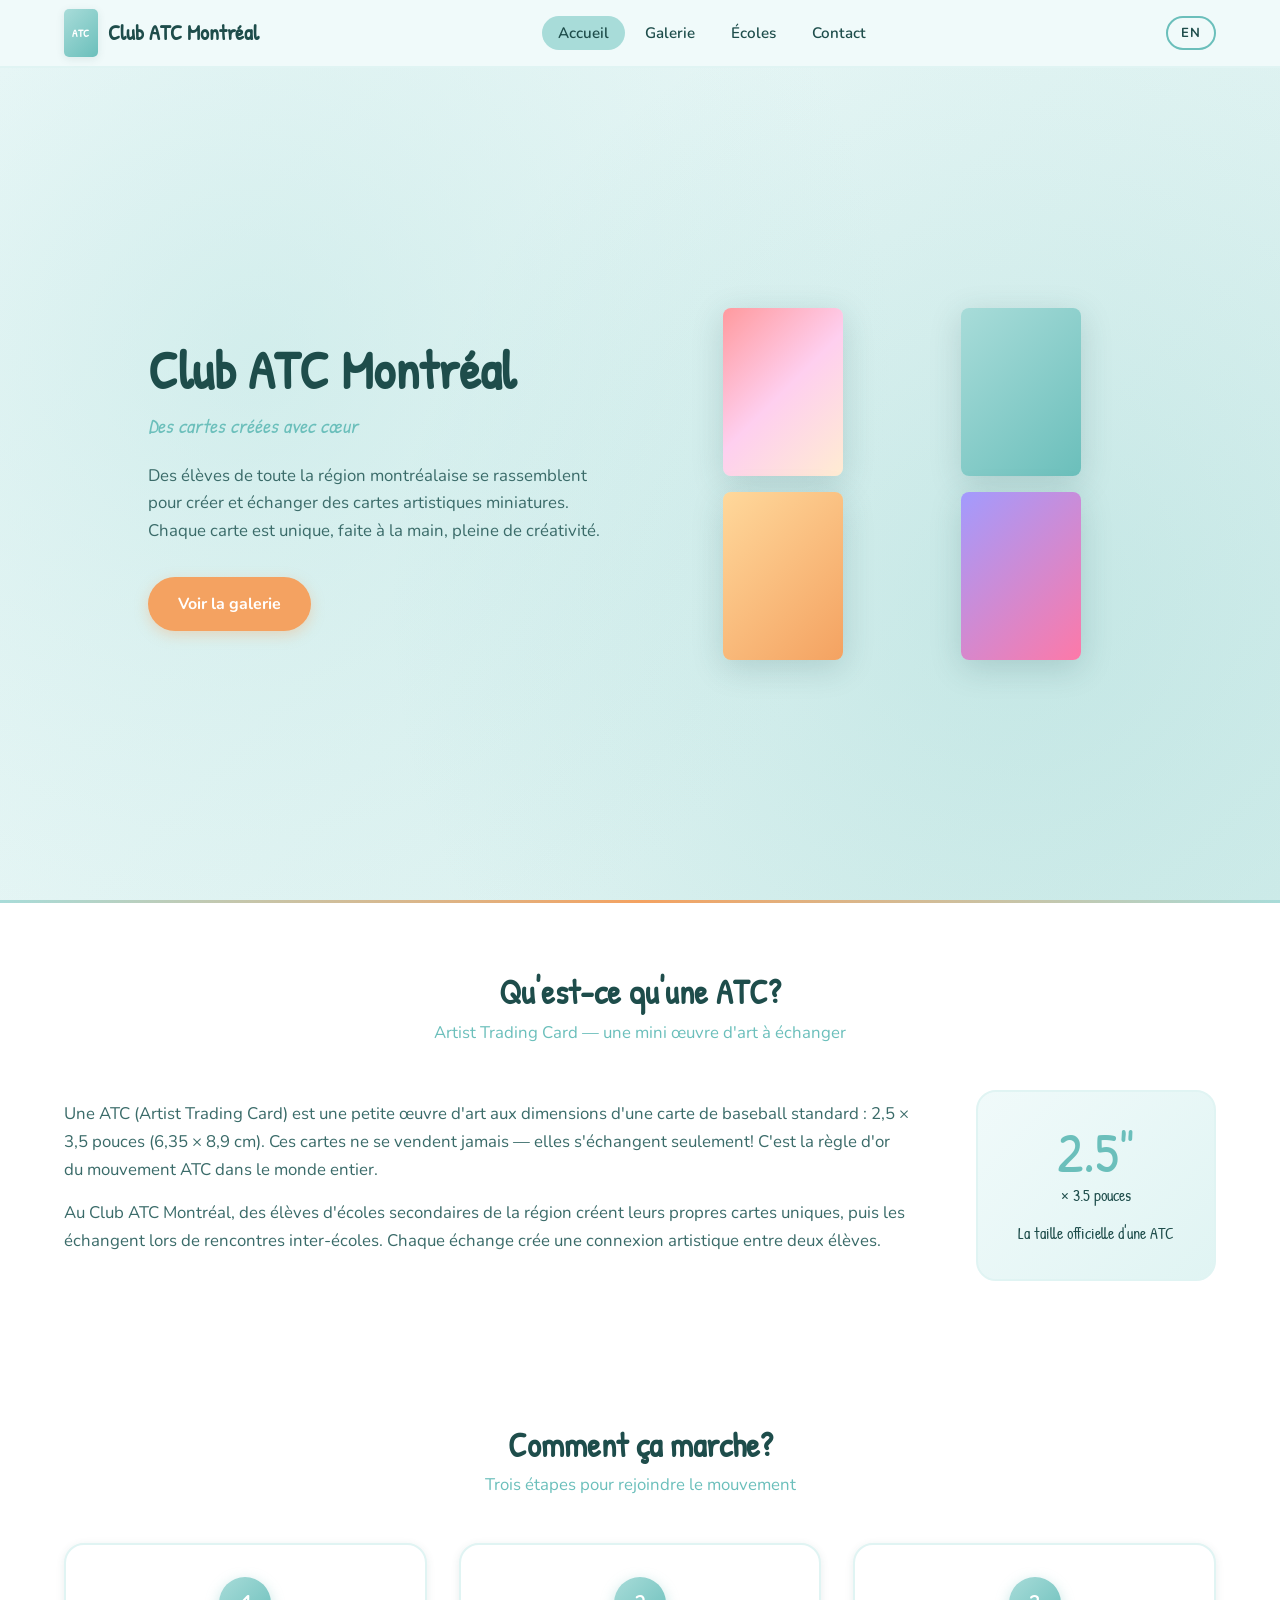
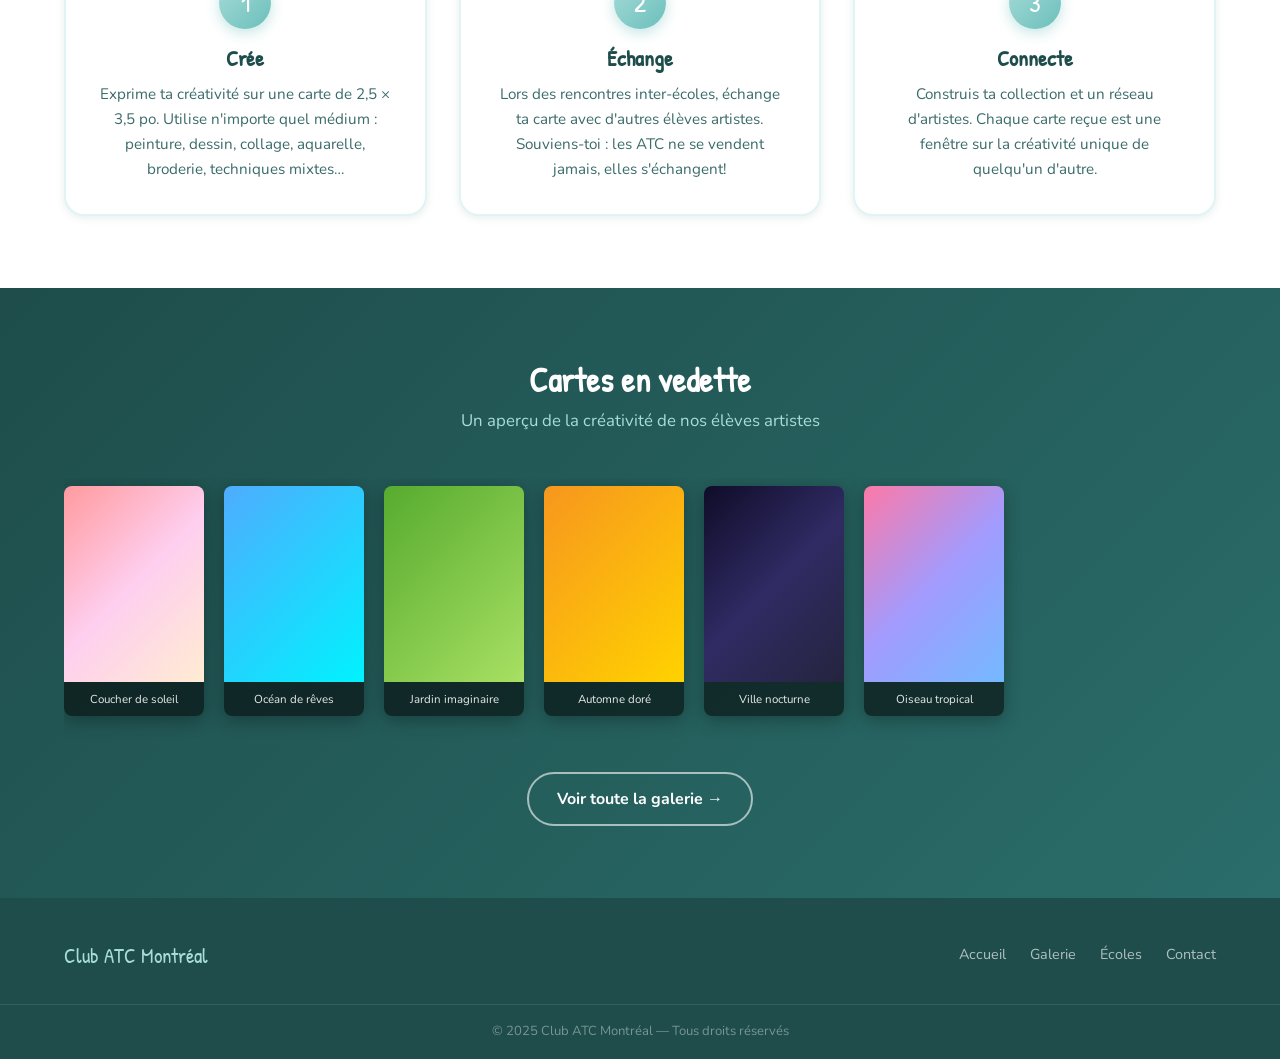
<file: index.html>
<!DOCTYPE html>
<html lang="fr">
<head>
  <meta charset="UTF-8">
  <meta name="viewport" content="width=device-width, initial-scale=1.0">
  <title>Club ATC Montréal — Accueil</title>
  <meta name="description" content="Le Club ATC Montréal réunit des élèves de différentes écoles pour créer et échanger des cartes artistiques miniatures faites à la main.">
  <link rel="preconnect" href="https://fonts.googleapis.com">
  <link rel="preconnect" href="https://fonts.gstatic.com" crossorigin>
  <link href="https://fonts.googleapis.com/css2?family=Nunito:wght@300;400;600;700;800&family=Patrick+Hand&display=swap" rel="stylesheet">
  <link rel="stylesheet" href="styles.css">
</head>
<body data-page="home">

  <!-- ========== NAVIGATION ========== -->
  <nav class="navbar" id="navbar" aria-label="Navigation principale">
    <div class="nav-inner">
      <a href="index.html" class="nav-logo">
        <div class="logo-badge" aria-hidden="true">ATC</div>
        <span data-fr="Club ATC Montréal" data-en="ATC Club Montréal">Club ATC Montréal</span>
      </a>
      <ul class="nav-links" id="nav-links" role="list">
        <li><a href="index.html"   data-page="home"    data-fr="Accueil" data-en="Home">Accueil</a></li>
        <li><a href="gallery.html" data-page="gallery" data-fr="Galerie" data-en="Gallery">Galerie</a></li>
        <li><a href="schools.html" data-page="schools" data-fr="Écoles"  data-en="Schools">Écoles</a></li>
        <li><a href="contact.html" data-page="contact" data-fr="Contact" data-en="Contact">Contact</a></li>
      </ul>
      <div class="nav-right">
        <button class="lang-toggle" id="lang-toggle" aria-label="Changer de langue / Switch language">EN</button>
        <button class="hamburger" id="hamburger" aria-label="Ouvrir le menu" aria-expanded="false">
          <span></span><span></span><span></span>
        </button>
      </div>
    </div>
  </nav>

  <!-- ========== HERO ========== -->
  <section class="hero">
    <div class="hero-inner">
      <div class="hero-content">
        <h1 data-fr="Club ATC Montréal" data-en="ATC Club Montréal">Club ATC Montréal</h1>
        <p class="hero-tagline" data-fr="Des cartes créées avec cœur" data-en="Cards made with heart">Des cartes créées avec cœur</p>
        <p class="hero-desc" data-fr="Des élèves de toute la région montréalaise se rassemblent pour créer et échanger des cartes artistiques miniatures. Chaque carte est unique, faite à la main, pleine de créativité." data-en="Students from across the Montréal region come together to create and trade miniature art cards. Each card is unique, handmade, and full of creativity.">Des élèves de toute la région montréalaise se rassemblent pour créer et échanger des cartes artistiques miniatures. Chaque carte est unique, faite à la main, pleine de créativité.</p>
        <a href="gallery.html" class="btn btn-primary" data-fr="Voir la galerie" data-en="View Gallery">Voir la galerie</a>
      </div>
      <div class="hero-visual" aria-hidden="true">
        <div class="hero-card"></div>
        <div class="hero-card"></div>
        <div class="hero-card"></div>
        <div class="hero-card"></div>
      </div>
    </div>
  </section>

  <!-- ========== WHAT IS AN ATC ========== -->
  <section class="section atc-section">
    <div class="container">
      <h2 class="section-title" data-fr="Qu'est-ce qu'une ATC?" data-en="What Is an ATC?">Qu'est-ce qu'une ATC?</h2>
      <p class="section-sub" data-fr="Artist Trading Card — une mini œuvre d'art à échanger" data-en="Artist Trading Card — a miniature artwork to trade">Artist Trading Card — une mini œuvre d'art à échanger</p>
      <div class="atc-grid">
        <div class="atc-text">
          <p data-fr="Une ATC (Artist Trading Card) est une petite œuvre d'art aux dimensions d'une carte de baseball standard : 2,5 × 3,5 pouces (6,35 × 8,9 cm). Ces cartes ne se vendent jamais — elles s'échangent seulement! C'est la règle d'or du mouvement ATC dans le monde entier." data-en="An ATC (Artist Trading Card) is a small work of art measuring exactly 2.5 × 3.5 inches (6.35 × 8.9 cm) — the size of a standard baseball card. These cards are never sold — they are only traded! That is the golden rule of the ATC movement worldwide.">Une ATC (Artist Trading Card) est une petite œuvre d'art aux dimensions d'une carte de baseball standard : 2,5 × 3,5 pouces (6,35 × 8,9 cm). Ces cartes ne se vendent jamais — elles s'échangent seulement! C'est la règle d'or du mouvement ATC dans le monde entier.</p>
          <p data-fr="Au Club ATC Montréal, des élèves d'écoles secondaires de la région créent leurs propres cartes uniques, puis les échangent lors de rencontres inter-écoles. Chaque échange crée une connexion artistique entre deux élèves." data-en="At ATC Club Montréal, secondary school students from across the region create their own unique cards, then trade them at inter-school gatherings. Each trade creates an artistic connection between two students.">Au Club ATC Montréal, des élèves d'écoles secondaires de la région créent leurs propres cartes uniques, puis les échangent lors de rencontres inter-écoles. Chaque échange crée une connexion artistique entre deux élèves.</p>
        </div>
        <div class="atc-badge" aria-label="Taille officielle d'une ATC">
          <div class="atc-size">2.5"<small data-fr="× 3.5 pouces" data-en="× 3.5 inches">× 3.5 pouces</small></div>
          <p style="margin-top:1.1rem;font-family:var(--font-head);font-size:1rem;color:var(--text);" data-fr="La taille officielle d'une ATC" data-en="The official ATC size">La taille officielle d'une ATC</p>
        </div>
      </div>
    </div>
  </section>

  <!-- ========== HOW IT WORKS ========== -->
  <section class="section" style="background-color:#fff;">
    <div class="container">
      <h2 class="section-title" data-fr="Comment ça marche?" data-en="How Does It Work?">Comment ça marche?</h2>
      <p class="section-sub" data-fr="Trois étapes pour rejoindre le mouvement" data-en="Three steps to join the movement">Trois étapes pour rejoindre le mouvement</p>
      <div class="steps-grid">
        <div class="step-card">
          <div class="step-num" aria-hidden="true">1</div>
          <h3 data-fr="Crée" data-en="Create">Crée</h3>
          <p data-fr="Exprime ta créativité sur une carte de 2,5 × 3,5 po. Utilise n'importe quel médium : peinture, dessin, collage, aquarelle, broderie, techniques mixtes…" data-en="Express your creativity on a 2.5 × 3.5 in. card. Use any medium: paint, drawing, collage, watercolor, embroidery, mixed media…">Exprime ta créativité sur une carte de 2,5 × 3,5 po. Utilise n'importe quel médium : peinture, dessin, collage, aquarelle, broderie, techniques mixtes…</p>
        </div>
        <div class="step-card">
          <div class="step-num" aria-hidden="true">2</div>
          <h3 data-fr="Échange" data-en="Trade">Échange</h3>
          <p data-fr="Lors des rencontres inter-écoles, échange ta carte avec d'autres élèves artistes. Souviens-toi : les ATC ne se vendent jamais, elles s'échangent!" data-en="At inter-school gatherings, trade your card with other student artists. Remember: ATCs are never sold, only traded!">Lors des rencontres inter-écoles, échange ta carte avec d'autres élèves artistes. Souviens-toi : les ATC ne se vendent jamais, elles s'échangent!</p>
        </div>
        <div class="step-card">
          <div class="step-num" aria-hidden="true">3</div>
          <h3 data-fr="Connecte" data-en="Connect">Connecte</h3>
          <p data-fr="Construis ta collection et un réseau d'artistes. Chaque carte reçue est une fenêtre sur la créativité unique de quelqu'un d'autre." data-en="Build your collection and a network of artists. Each card you receive is a window into someone else's unique creativity.">Construis ta collection et un réseau d'artistes. Chaque carte reçue est une fenêtre sur la créativité unique de quelqu'un d'autre.</p>
        </div>
      </div>
    </div>
  </section>

  <!-- ========== FEATURED CARDS ========== -->
  <section class="section featured-section">
    <div class="container">
      <h2 class="section-title" data-fr="Cartes en vedette" data-en="Featured Cards">Cartes en vedette</h2>
      <p class="section-sub" data-fr="Un aperçu de la créativité de nos élèves artistes" data-en="A glimpse of our student artists' creativity">Un aperçu de la créativité de nos élèves artistes</p>
      <div class="cards-scroll" aria-label="Défilement des cartes en vedette">
        <div class="feat-card">
          <div class="feat-card-art" style="background:linear-gradient(135deg,#ff9a9e,#fecfef,#ffecd2);" aria-hidden="true"></div>
          <div class="feat-card-label" data-fr="Coucher de soleil" data-en="Sunset">Coucher de soleil</div>
        </div>
        <div class="feat-card">
          <div class="feat-card-art" style="background:linear-gradient(135deg,#4facfe,#00f2fe);" aria-hidden="true"></div>
          <div class="feat-card-label" data-fr="Océan de rêves" data-en="Ocean of Dreams">Océan de rêves</div>
        </div>
        <div class="feat-card">
          <div class="feat-card-art" style="background:linear-gradient(135deg,#56ab2f,#a8e063);" aria-hidden="true"></div>
          <div class="feat-card-label" data-fr="Jardin imaginaire" data-en="Imaginary Garden">Jardin imaginaire</div>
        </div>
        <div class="feat-card">
          <div class="feat-card-art" style="background:linear-gradient(135deg,#f7971e,#ffd200);" aria-hidden="true"></div>
          <div class="feat-card-label" data-fr="Automne doré" data-en="Golden Autumn">Automne doré</div>
        </div>
        <div class="feat-card">
          <div class="feat-card-art" style="background:linear-gradient(135deg,#0f0c29,#302b63,#24243e);" aria-hidden="true"></div>
          <div class="feat-card-label" data-fr="Ville nocturne" data-en="Night City">Ville nocturne</div>
        </div>
        <div class="feat-card">
          <div class="feat-card-art" style="background:linear-gradient(135deg,#fd79a8,#a29bfe,#74b9ff);" aria-hidden="true"></div>
          <div class="feat-card-label" data-fr="Oiseau tropical" data-en="Tropical Bird">Oiseau tropical</div>
        </div>
      </div>
      <div class="featured-cta">
        <a href="gallery.html" class="btn btn-ghost" data-fr="Voir toute la galerie →" data-en="See full gallery →">Voir toute la galerie →</a>
      </div>
    </div>
  </section>

  <!-- ========== FOOTER ========== -->
  <footer class="footer">
    <div class="footer-inner">
      <div class="footer-logo" data-fr="Club ATC Montréal" data-en="ATC Club Montréal">Club ATC Montréal</div>
      <nav class="footer-nav" aria-label="Liens du pied de page">
        <a href="index.html"   data-fr="Accueil" data-en="Home">Accueil</a>
        <a href="gallery.html" data-fr="Galerie" data-en="Gallery">Galerie</a>
        <a href="schools.html" data-fr="Écoles"  data-en="Schools">Écoles</a>
        <a href="contact.html" data-fr="Contact" data-en="Contact">Contact</a>
      </nav>
    </div>
    <div class="footer-copy" data-fr="© 2025 Club ATC Montréal — Tous droits réservés" data-en="© 2025 ATC Club Montréal — All rights reserved">© 2025 Club ATC Montréal — Tous droits réservés</div>
  </footer>

  <button class="back-top" id="back-top" aria-label="Retour en haut de la page">&#8679;</button>
  <script src="main.js"></script>
</body>
</html>
</file>
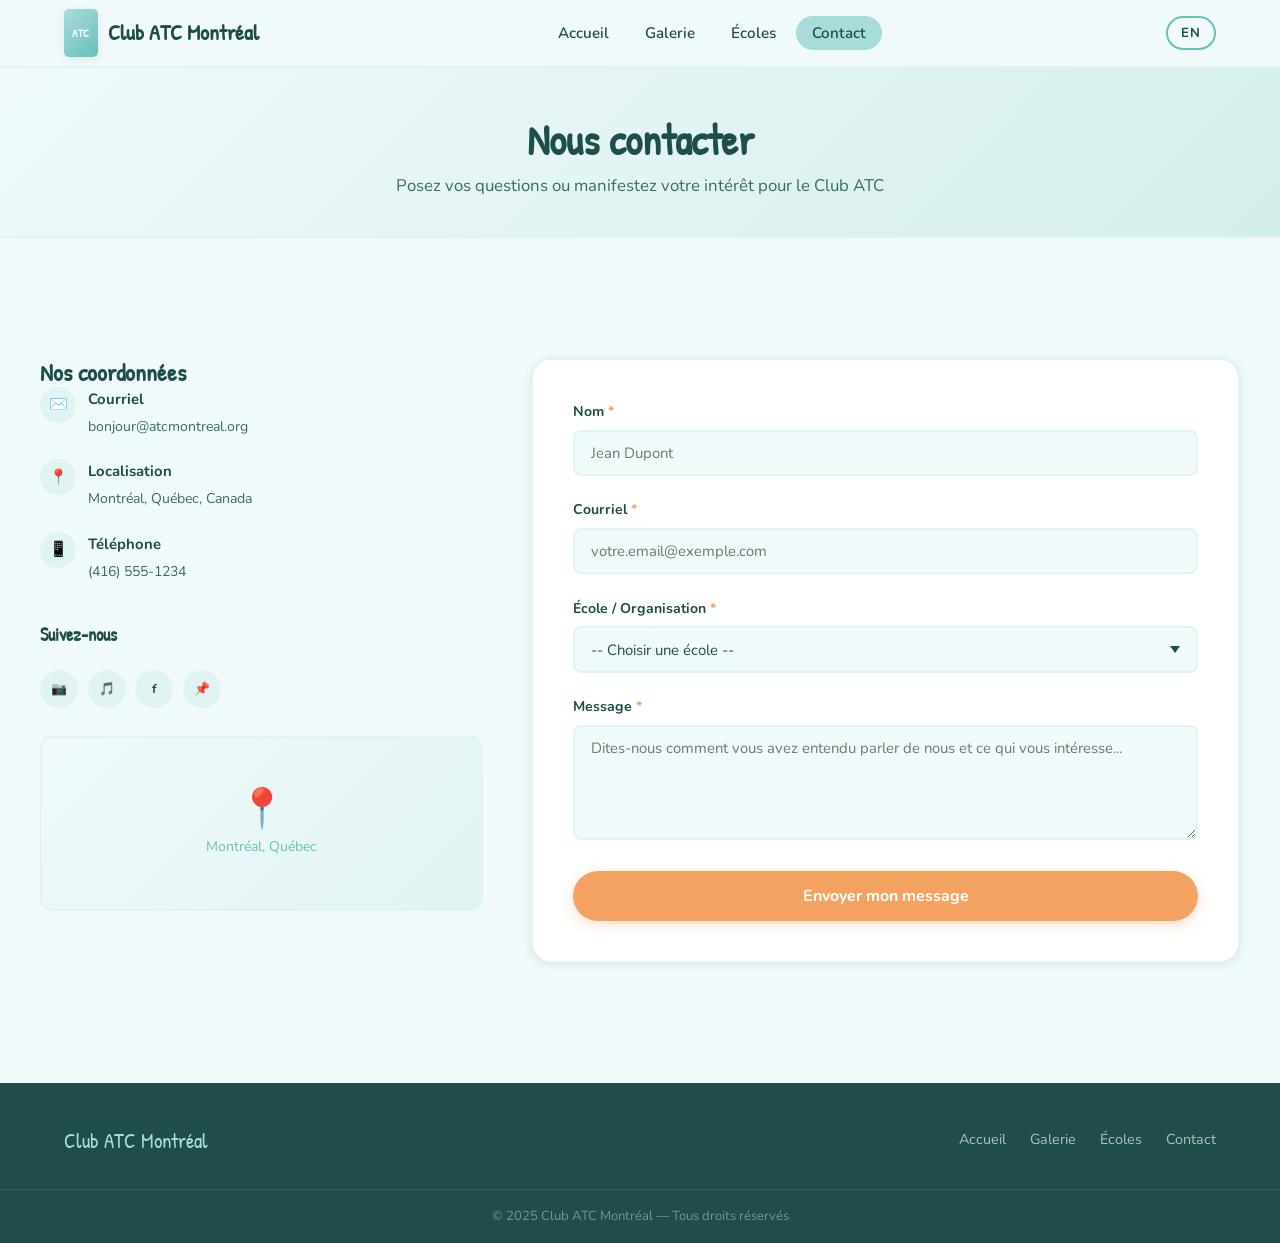
<file: contact.html>
<!DOCTYPE html>
<html lang="fr">
<head>
  <meta charset="UTF-8">
  <meta name="viewport" content="width=device-width, initial-scale=1.0">
  <title>Contact — Club ATC Montréal</title>
  <meta name="description" content="Contactez le Club ATC Montréal. Nous aimerions entendre parler de vous et de votre intérêt pour les cartes artistiques.">
  <link rel="preconnect" href="https://fonts.googleapis.com">
  <link rel="preconnect" href="https://fonts.gstatic.com" crossorigin>
  <link href="https://fonts.googleapis.com/css2?family=Nunito:wght@300;400;600;700;800&family=Patrick+Hand&display=swap" rel="stylesheet">
  <link rel="stylesheet" href="styles.css">
</head>
<body data-page="contact">

  <!-- ========== NAVIGATION ========== -->
  <nav class="navbar" id="navbar" aria-label="Navigation principale">
    <div class="nav-inner">
      <a href="index.html" class="nav-logo">
        <div class="logo-badge" aria-hidden="true">ATC</div>
        <span data-fr="Club ATC Montréal" data-en="ATC Club Montréal">Club ATC Montréal</span>
      </a>
      <ul class="nav-links" id="nav-links" role="list">
        <li><a href="index.html"   data-page="home"    data-fr="Accueil" data-en="Home">Accueil</a></li>
        <li><a href="gallery.html" data-page="gallery" data-fr="Galerie" data-en="Gallery">Galerie</a></li>
        <li><a href="schools.html" data-page="schools" data-fr="Écoles"  data-en="Schools">Écoles</a></li>
        <li><a href="contact.html" data-page="contact" data-fr="Contact" data-en="Contact">Contact</a></li>
      </ul>
      <div class="nav-right">
        <button class="lang-toggle" id="lang-toggle" aria-label="Changer de langue / Switch language">EN</button>
        <button class="hamburger" id="hamburger" aria-label="Ouvrir le menu" aria-expanded="false">
          <span></span><span></span><span></span>
        </button>
      </div>
    </div>
  </nav>

  <!-- ========== PAGE HEADER ========== -->
  <header class="page-header">
    <div class="container">
      <h1 data-fr="Nous contacter" data-en="Get In Touch">Nous contacter</h1>
      <p data-fr="Posez vos questions ou manifestez votre intérêt pour le Club ATC" data-en="Ask questions or express your interest in joining the ATC Club">Posez vos questions ou manifestez votre intérêt pour le Club ATC</p>
    </div>
  </header>

  <!-- ========== MAIN CONTENT ========== -->
  <main class="container section">

    <div class="contact-layout">

      <!-- Left: Contact Info -->
      <aside class="contact-sidebar">
        <h2 data-fr="Nos coordonnées" data-en="Contact Info">Nos coordonnées</h2>

        <div class="contact-row">
          <div class="contact-icon" aria-hidden="true">✉️</div>
          <div class="contact-row-text">
            <strong data-fr="Courriel" data-en="Email">Courriel</strong>
            <span><a href="mailto:bonjour@atcmontreal.org">bonjour@atcmontreal.org</a></span>
          </div>
        </div>

        <div class="contact-row">
          <div class="contact-icon" aria-hidden="true">📍</div>
          <div class="contact-row-text">
            <strong data-fr="Localisation" data-en="Location">Localisation</strong>
            <span data-fr="Montréal, Québec, Canada" data-en="Montreal, Quebec, Canada">Montréal, Québec, Canada</span>
          </div>
        </div>

        <div class="contact-row">
          <div class="contact-icon" aria-hidden="true">📱</div>
          <div class="contact-row-text">
            <strong data-fr="Téléphone" data-en="Phone">Téléphone</strong>
            <span><a href="tel:+14165551234">(416) 555-1234</a></span>
          </div>
        </div>

        <h3 style="margin-top:2.5rem;font-size:1.15rem;" data-fr="Suivez-nous" data-en="Follow Us">Suivez-nous</h3>
        <div class="social-row">
          <button class="social-btn" aria-label="Instagram" title="Instagram">📷</button>
          <button class="social-btn" aria-label="TikTok" title="TikTok">🎵</button>
          <button class="social-btn" aria-label="Facebook" title="Facebook">f</button>
          <button class="social-btn" aria-label="Pinterest" title="Pinterest">📌</button>
        </div>

        <div class="map-area" role="img" aria-label="Carte de Montréal">
          <div class="map-pin">📍</div>
          <p data-fr="Montréal, Québec" data-en="Montreal, Quebec">Montréal, Québec</p>
        </div>
      </aside>

      <!-- Right: Contact Form -->
      <section class="contact-form-section">
        <form id="contact-form" class="form-card" novalidate>

          <div class="form-group">
            <label for="name" class="form-label">
              <span data-fr="Nom" data-en="Name">Nom</span>
              <span class="req">*</span>
            </label>
            <input
              type="text"
              id="name"
              class="form-control"
              data-fr-placeholder="Jean Dupont"
              data-en-placeholder="John Smith"
              placeholder="Jean Dupont"
              required
            >
            <div class="form-err" id="name-err"></div>
          </div>

          <div class="form-group">
            <label for="email" class="form-label">
              <span data-fr="Courriel" data-en="Email">Courriel</span>
              <span class="req">*</span>
            </label>
            <input
              type="email"
              id="email"
              class="form-control"
              data-fr-placeholder="votre.email@exemple.com"
              data-en-placeholder="your.email@example.com"
              placeholder="votre.email@exemple.com"
              required
            >
            <div class="form-err" id="email-err"></div>
          </div>

          <div class="form-group">
            <label for="school" class="form-label">
              <span data-fr="École / Organisation" data-en="School / Organization">École / Organisation</span>
              <span class="req">*</span>
            </label>
            <select id="school" class="form-control" required>
              <option value="">
                -- <span data-fr="Choisir une école" data-en="Select a school">Choisir une école</span> --
              </option>
              <option value="jeanne-mance" data-fr="École sec. Jeanne-Mance" data-en="Jeanne-Mance Secondary">École sec. Jeanne-Mance</option>
              <option value="mont-royal" data-fr="Collège Mont-Royal" data-en="Collège Mont-Royal">Collège Mont-Royal</option>
              <option value="pierre-laporte" data-fr="École sec. Pierre-Laporte" data-en="Pierre-Laporte Secondary">École sec. Pierre-Laporte</option>
              <option value="northview" data-fr="Northview Heights Secondary" data-en="Northview Heights Secondary">Northview Heights Secondary</option>
              <option value="edouard-montpetit" data-fr="Éc. sec. Édouard-Montpetit" data-en="Édouard-Montpetit Secondary">Éc. sec. Édouard-Montpetit</option>
              <option value="west-island" data-fr="West Island College" data-en="West Island College">West Island College</option>
              <option value="other" data-fr="Autre école" data-en="Other school">Autre école</option>
            </select>
            <div class="form-err" id="school-err"></div>
          </div>

          <div class="form-group">
            <label for="message" class="form-label">
              <span data-fr="Message" data-en="Message">Message</span>
              <span class="req">*</span>
            </label>
            <textarea
              id="message"
              class="form-control"
              data-fr-placeholder="Dites-nous comment vous avez entendu parler de nous et ce qui vous intéresse..."
              data-en-placeholder="Tell us how you heard about us and what interests you..."
              placeholder="Dites-nous comment vous avez entendu parler de nous et ce qui vous intéresse..."
              required
            ></textarea>
            <div class="form-err" id="message-err"></div>
          </div>

          <button type="submit" class="form-submit" data-fr="Envoyer mon message" data-en="Send My Message">Envoyer mon message</button>

        </form>

        <!-- Success Message -->
        <div id="form-success" class="form-success">
          <div class="success-icon">✓</div>
          <h3 data-fr="Merci!" data-en="Thank you!">Merci!</h3>
          <p data-fr="Nous avons bien reçu votre message. Nous vous répondrons bientôt." data-en="We received your message. We'll get back to you soon.">Nous avons bien reçu votre message. Nous vous répondrons bientôt.</p>
        </div>

      </section>

    </div>

  </main>

  <!-- ========== FOOTER ========== -->
  <footer class="footer">
    <div class="footer-inner">
      <div class="footer-logo" data-fr="Club ATC Montréal" data-en="ATC Club Montréal">Club ATC Montréal</div>
      <nav class="footer-nav" aria-label="Liens du pied de page">
        <a href="index.html"   data-fr="Accueil" data-en="Home">Accueil</a>
        <a href="gallery.html" data-fr="Galerie" data-en="Gallery">Galerie</a>
        <a href="schools.html" data-fr="Écoles"  data-en="Schools">Écoles</a>
        <a href="contact.html" data-fr="Contact" data-en="Contact">Contact</a>
      </nav>
    </div>
    <div class="footer-copy" data-fr="© 2025 Club ATC Montréal — Tous droits réservés" data-en="© 2025 ATC Club Montréal — All rights reserved">© 2025 Club ATC Montréal — Tous droits réservés</div>
  </footer>

  <button class="back-top" id="back-top" aria-label="Retour en haut de la page">&#8679;</button>
  <script src="main.js"></script>
</body>
</html>
</file>
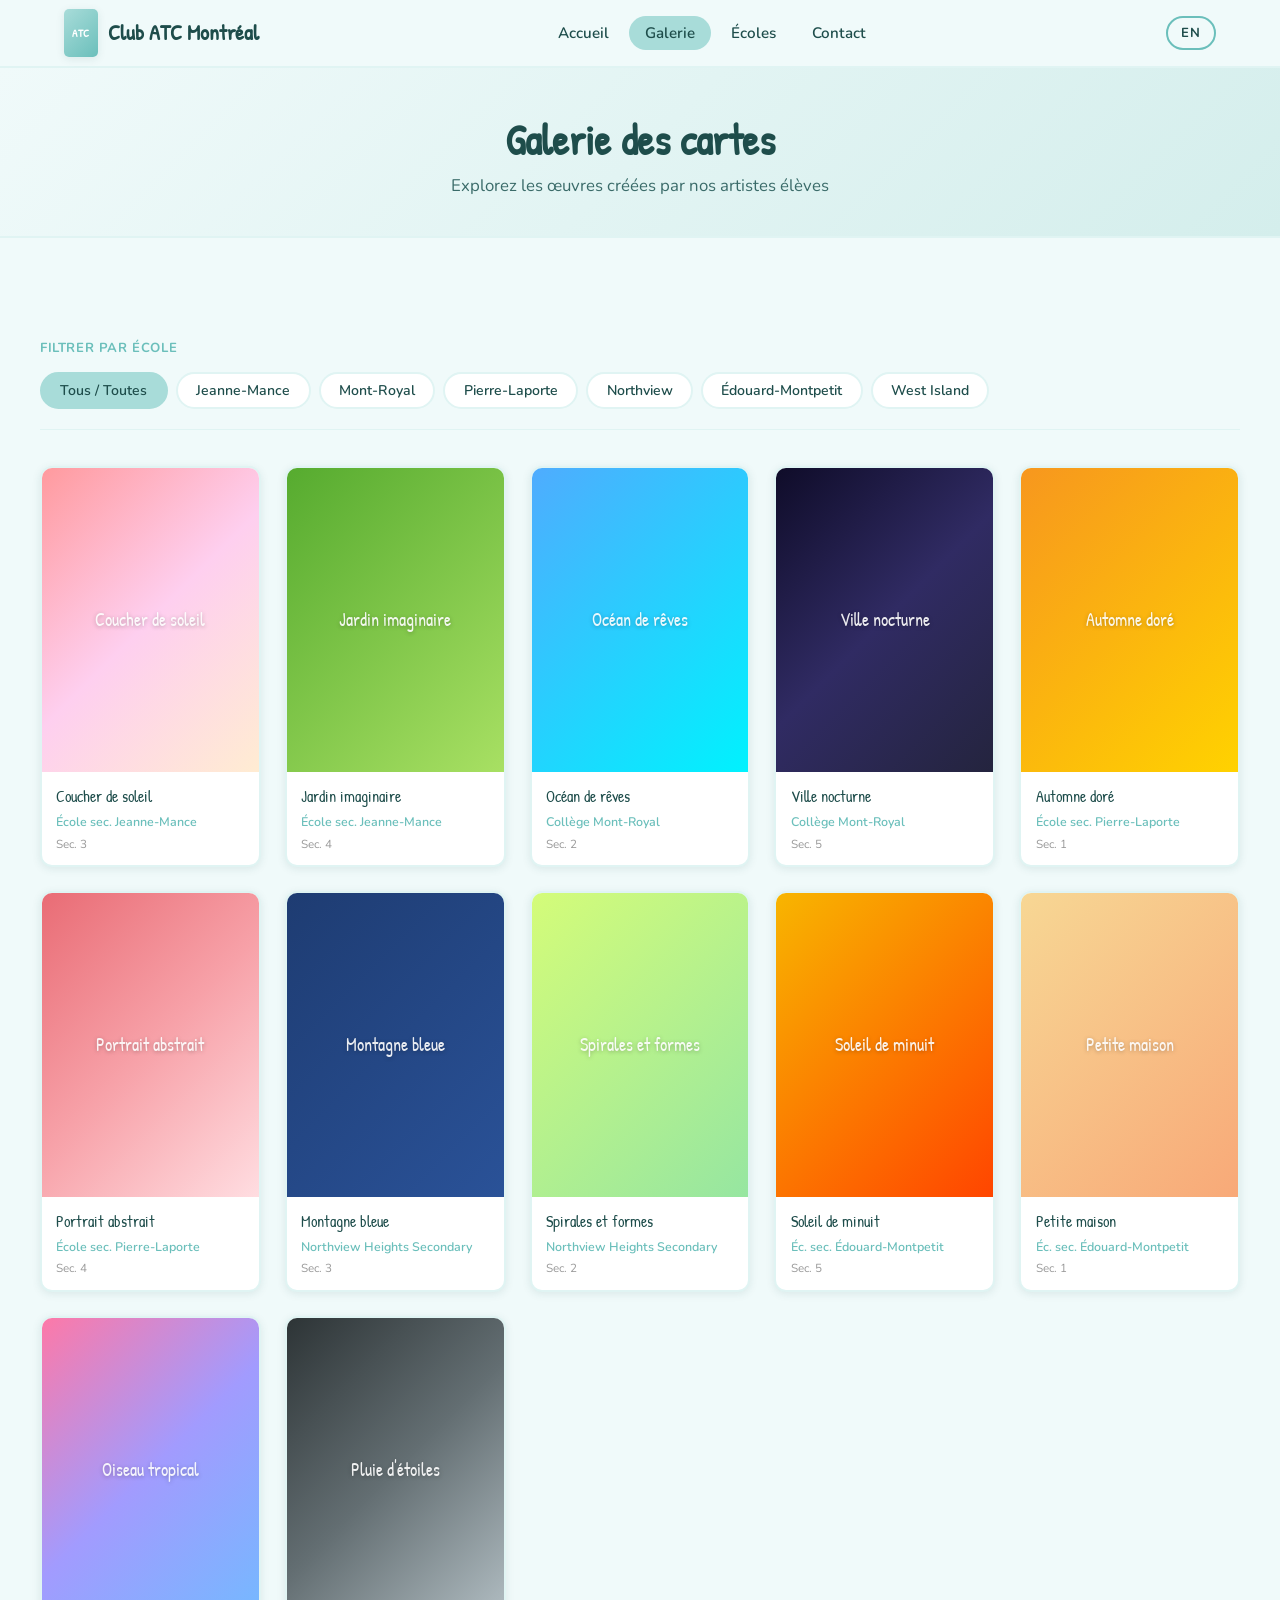
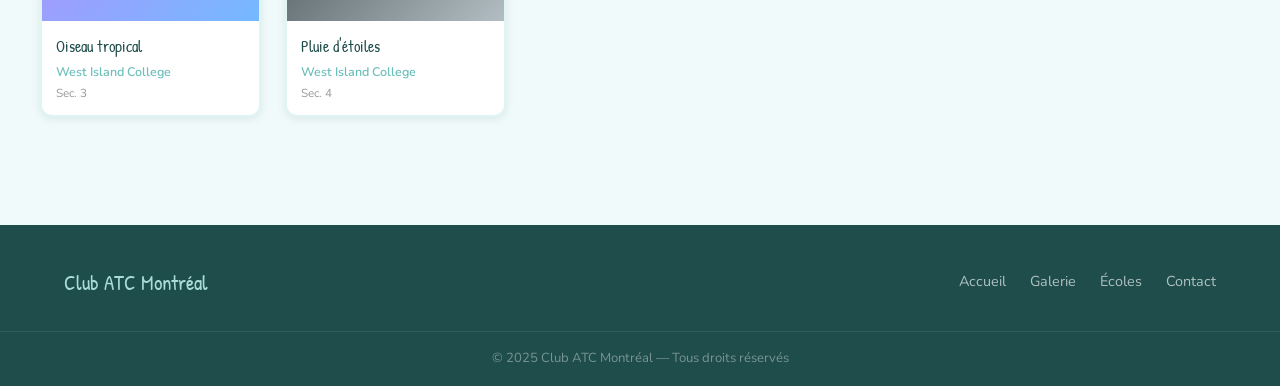
<file: gallery.html>
<!DOCTYPE html>
<html lang="fr">
<head>
  <meta charset="UTF-8">
  <meta name="viewport" content="width=device-width, initial-scale=1.0">
  <title>Galerie — Club ATC Montréal</title>
  <meta name="description" content="Découvrez les cartes artistiques créées par les élèves du Club ATC Montréal.">
  <link rel="preconnect" href="https://fonts.googleapis.com">
  <link rel="preconnect" href="https://fonts.gstatic.com" crossorigin>
  <link href="https://fonts.googleapis.com/css2?family=Nunito:wght@300;400;600;700;800&family=Patrick+Hand&display=swap" rel="stylesheet">
  <link rel="stylesheet" href="styles.css">
</head>
<body data-page="gallery">

  <!-- ========== NAVIGATION ========== -->
  <nav class="navbar" id="navbar" aria-label="Navigation principale">
    <div class="nav-inner">
      <a href="index.html" class="nav-logo">
        <div class="logo-badge" aria-hidden="true">ATC</div>
        <span data-fr="Club ATC Montréal" data-en="ATC Club Montréal">Club ATC Montréal</span>
      </a>
      <ul class="nav-links" id="nav-links" role="list">
        <li><a href="index.html"   data-page="home"    data-fr="Accueil" data-en="Home">Accueil</a></li>
        <li><a href="gallery.html" data-page="gallery" data-fr="Galerie" data-en="Gallery">Galerie</a></li>
        <li><a href="schools.html" data-page="schools" data-fr="Écoles"  data-en="Schools">Écoles</a></li>
        <li><a href="contact.html" data-page="contact" data-fr="Contact" data-en="Contact">Contact</a></li>
      </ul>
      <div class="nav-right">
        <button class="lang-toggle" id="lang-toggle" aria-label="Changer de langue / Switch language">EN</button>
        <button class="hamburger" id="hamburger" aria-label="Ouvrir le menu" aria-expanded="false">
          <span></span><span></span><span></span>
        </button>
      </div>
    </div>
  </nav>

  <!-- ========== PAGE HEADER ========== -->
  <header class="page-header">
    <div class="container">
      <h1 data-fr="Galerie des cartes" data-en="Card Gallery">Galerie des cartes</h1>
      <p data-fr="Explorez les œuvres créées par nos artistes élèves" data-en="Explore artworks created by our student artists">Explorez les œuvres créées par nos artistes élèves</p>
    </div>
  </header>

  <!-- ========== MAIN CONTENT ========== -->
  <main class="container section">

    <!-- Filter Section -->
    <div class="filter-section">
      <p class="filter-label" data-fr="Filtrer par école" data-en="Filter by school">Filtrer par école</p>
      <div class="filter-btns">
        <button class="filter-btn active" data-filter="all" data-fr="Tous / Toutes" data-en="All">Tous / Toutes</button>
        <button class="filter-btn" data-filter="jeanne-mance" data-fr="Jeanne-Mance" data-en="Jeanne-Mance">Jeanne-Mance</button>
        <button class="filter-btn" data-filter="mont-royal" data-fr="Mont-Royal" data-en="Mont-Royal">Mont-Royal</button>
        <button class="filter-btn" data-filter="pierre-laporte" data-fr="Pierre-Laporte" data-en="Pierre-Laporte">Pierre-Laporte</button>
        <button class="filter-btn" data-filter="northview" data-fr="Northview" data-en="Northview">Northview</button>
        <button class="filter-btn" data-filter="edouard-montpetit" data-fr="Édouard-Montpetit" data-en="Édouard-Montpetit">Édouard-Montpetit</button>
        <button class="filter-btn" data-filter="west-island" data-fr="West Island" data-en="West Island">West Island</button>
      </div>
    </div>

    <!-- Gallery Grid -->
    <div class="gallery-grid" id="gallery-grid" role="grid" aria-label="Grille de cartes artistiques">
      <!-- populated by JS -->
    </div>

  </main>

  <!-- ========== LIGHTBOX ========== -->
  <div class="lightbox-overlay" id="lightbox-overlay" role="dialog" aria-modal="true" aria-labelledby="lb-title">
    <div class="lightbox-box">
      <div class="lightbox-art" id="lb-art" aria-hidden="true"></div>
      <div class="lightbox-info">
        <button class="lightbox-close" id="lb-close" aria-label="Fermer la modale">×</button>
        <h2 class="lightbox-title" id="lb-title"></h2>
        <div class="lightbox-meta">
          <p><strong data-fr="École" data-en="School">École</strong>: <span id="lb-school"></span></p>
          <p><strong data-fr="Niveau" data-en="Grade">Niveau</strong>: <span id="lb-grade"></span></p>
        </div>
        <div class="lightbox-desc" id="lb-desc"></div>
      </div>
    </div>
  </div>

  <!-- ========== FOOTER ========== -->
  <footer class="footer">
    <div class="footer-inner">
      <div class="footer-logo" data-fr="Club ATC Montréal" data-en="ATC Club Montréal">Club ATC Montréal</div>
      <nav class="footer-nav" aria-label="Liens du pied de page">
        <a href="index.html"   data-fr="Accueil" data-en="Home">Accueil</a>
        <a href="gallery.html" data-fr="Galerie" data-en="Gallery">Galerie</a>
        <a href="schools.html" data-fr="Écoles"  data-en="Schools">Écoles</a>
        <a href="contact.html" data-fr="Contact" data-en="Contact">Contact</a>
      </nav>
    </div>
    <div class="footer-copy" data-fr="© 2025 Club ATC Montréal — Tous droits réservés" data-en="© 2025 ATC Club Montréal — All rights reserved">© 2025 Club ATC Montréal — Tous droits réservés</div>
  </footer>

  <button class="back-top" id="back-top" aria-label="Retour en haut de la page">&#8679;</button>
  <script src="main.js"></script>
</body>
</html>
</file>
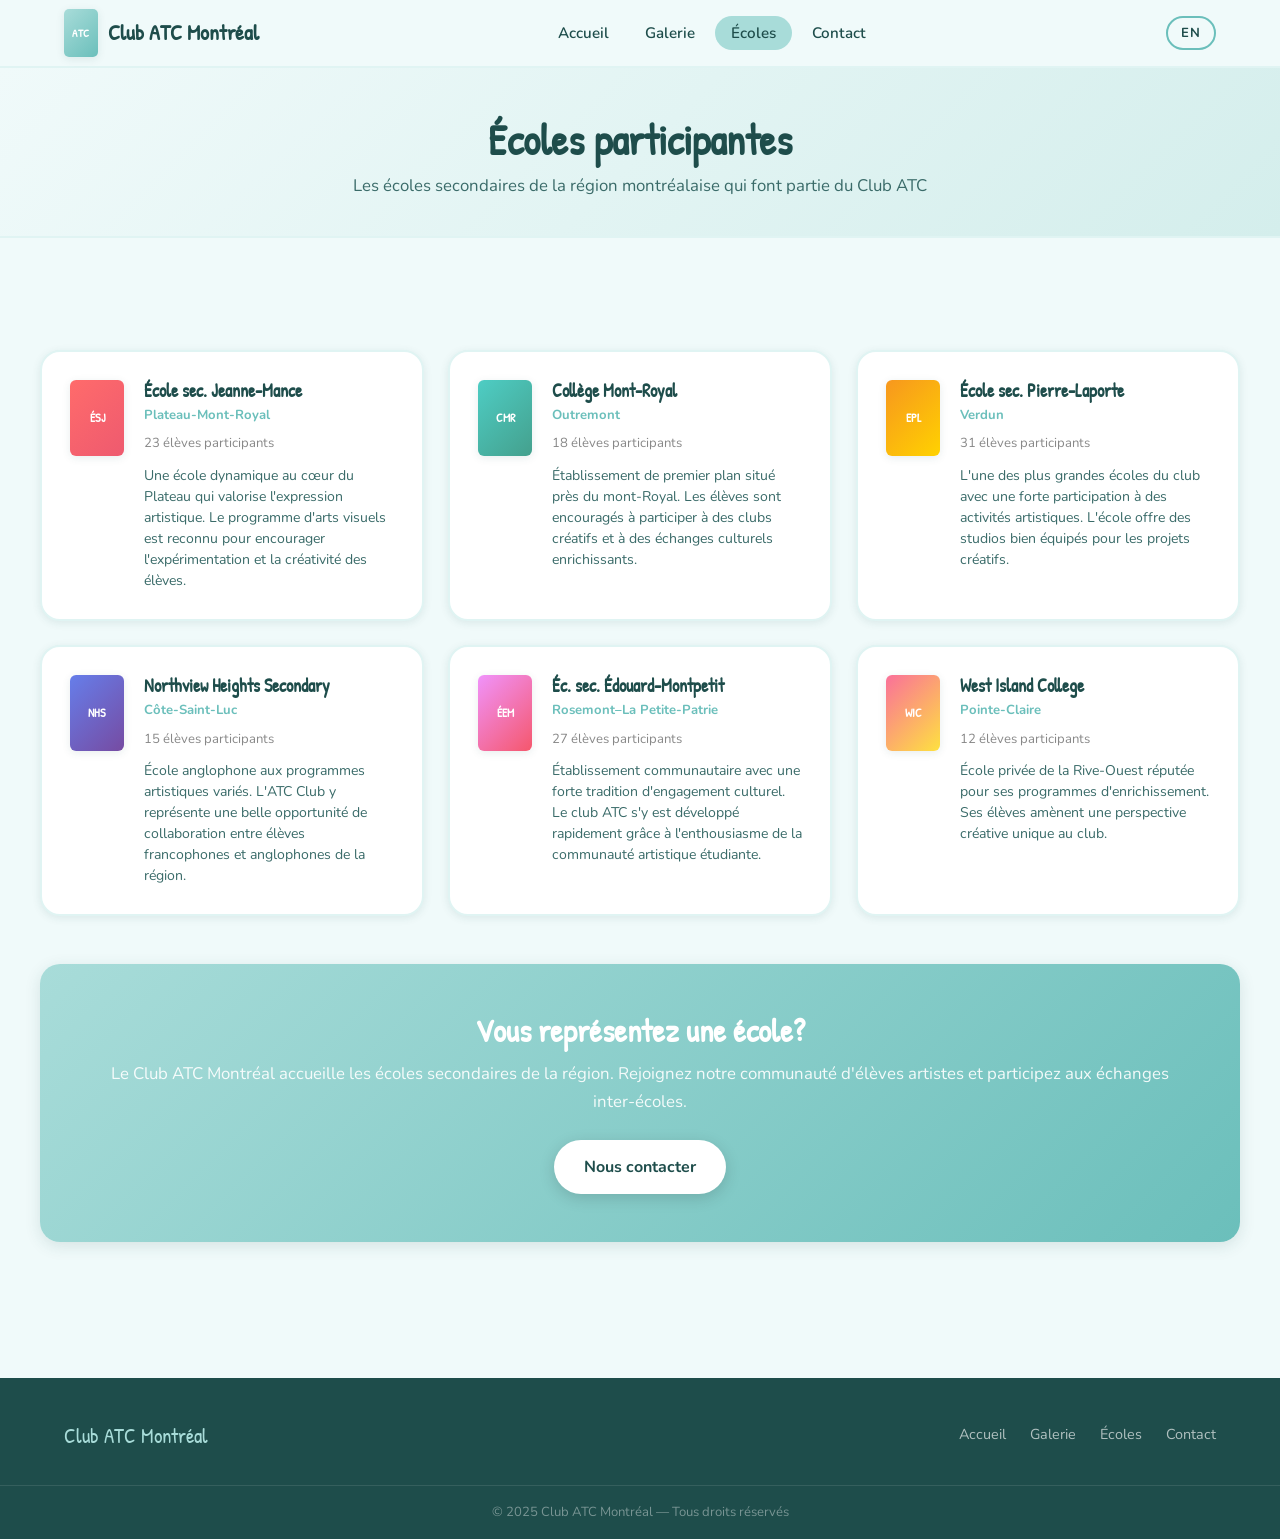
<file: schools.html>
<!DOCTYPE html>
<html lang="fr">
<head>
  <meta charset="UTF-8">
  <meta name="viewport" content="width=device-width, initial-scale=1.0">
  <title>Écoles participantes — Club ATC Montréal</title>
  <meta name="description" content="Découvrez les écoles secondaires de Montréal qui participent au Club ATC.">
  <link rel="preconnect" href="https://fonts.googleapis.com">
  <link rel="preconnect" href="https://fonts.gstatic.com" crossorigin>
  <link href="https://fonts.googleapis.com/css2?family=Nunito:wght@300;400;600;700;800&family=Patrick+Hand&display=swap" rel="stylesheet">
  <link rel="stylesheet" href="styles.css">
</head>
<body data-page="schools">

  <!-- ========== NAVIGATION ========== -->
  <nav class="navbar" id="navbar" aria-label="Navigation principale">
    <div class="nav-inner">
      <a href="index.html" class="nav-logo">
        <div class="logo-badge" aria-hidden="true">ATC</div>
        <span data-fr="Club ATC Montréal" data-en="ATC Club Montréal">Club ATC Montréal</span>
      </a>
      <ul class="nav-links" id="nav-links" role="list">
        <li><a href="index.html"   data-page="home"    data-fr="Accueil" data-en="Home">Accueil</a></li>
        <li><a href="gallery.html" data-page="gallery" data-fr="Galerie" data-en="Gallery">Galerie</a></li>
        <li><a href="schools.html" data-page="schools" data-fr="Écoles"  data-en="Schools">Écoles</a></li>
        <li><a href="contact.html" data-page="contact" data-fr="Contact" data-en="Contact">Contact</a></li>
      </ul>
      <div class="nav-right">
        <button class="lang-toggle" id="lang-toggle" aria-label="Changer de langue / Switch language">EN</button>
        <button class="hamburger" id="hamburger" aria-label="Ouvrir le menu" aria-expanded="false">
          <span></span><span></span><span></span>
        </button>
      </div>
    </div>
  </nav>

  <!-- ========== PAGE HEADER ========== -->
  <header class="page-header">
    <div class="container">
      <h1 data-fr="Écoles participantes" data-en="Participating Schools">Écoles participantes</h1>
      <p data-fr="Les écoles secondaires de la région montréalaise qui font partie du Club ATC" data-en="Montreal-area secondary schools that are part of the ATC Club">Les écoles secondaires de la région montréalaise qui font partie du Club ATC</p>
    </div>
  </header>

  <!-- ========== MAIN CONTENT ========== -->
  <main class="container section">

    <!-- Schools Grid -->
    <div class="schools-grid" role="list" aria-label="Liste des écoles participantes">

      <article class="school-card" role="listitem">
        <div class="school-badge" style="background:linear-gradient(135deg,#ff6b6b,#ee5a6f);" aria-hidden="true">ÉSJ</div>
        <div class="school-info">
          <h3 data-fr="École sec. Jeanne-Mance" data-en="Jeanne-Mance Secondary">École sec. Jeanne-Mance</h3>
          <p class="school-borough" data-fr="Plateau-Mont-Royal" data-en="Plateau-Mont-Royal">Plateau-Mont-Royal</p>
          <p class="school-students" data-fr="23 élèves participants" data-en="23 participating students">23 élèves participants</p>
          <p class="school-desc" data-fr="Une école dynamique au cœur du Plateau qui valorise l'expression artistique. Le programme d'arts visuels est reconnu pour encourager l'expérimentation et la créativité des élèves." data-en="A dynamic school at the heart of the Plateau that values artistic expression. The visual arts program is recognized for encouraging student experimentation and creativity.">Une école dynamique au cœur du Plateau qui valorise l'expression artistique. Le programme d'arts visuels est reconnu pour encourager l'expérimentation et la créativité des élèves.</p>
        </div>
      </article>

      <article class="school-card" role="listitem">
        <div class="school-badge" style="background:linear-gradient(135deg,#4ecdc4,#44a08d);" aria-hidden="true">CMR</div>
        <div class="school-info">
          <h3 data-fr="Collège Mont-Royal" data-en="Collège Mont-Royal">Collège Mont-Royal</h3>
          <p class="school-borough" data-fr="Outremont" data-en="Outremont">Outremont</p>
          <p class="school-students" data-fr="18 élèves participants" data-en="18 participating students">18 élèves participants</p>
          <p class="school-desc" data-fr="Établissement de premier plan situé près du mont-Royal. Les élèves sont encouragés à participer à des clubs créatifs et à des échanges culturels enrichissants." data-en="A leading institution located near Mount-Royal. Students are encouraged to participate in creative clubs and enriching cultural exchanges.">Établissement de premier plan situé près du mont-Royal. Les élèves sont encouragés à participer à des clubs créatifs et à des échanges culturels enrichissants.</p>
        </div>
      </article>

      <article class="school-card" role="listitem">
        <div class="school-badge" style="background:linear-gradient(135deg,#f7971e,#ffd200);" aria-hidden="true">EPL</div>
        <div class="school-info">
          <h3 data-fr="École sec. Pierre-Laporte" data-en="Pierre-Laporte Secondary">École sec. Pierre-Laporte</h3>
          <p class="school-borough" data-fr="Verdun" data-en="Verdun">Verdun</p>
          <p class="school-students" data-fr="31 élèves participants" data-en="31 participating students">31 élèves participants</p>
          <p class="school-desc" data-fr="L'une des plus grandes écoles du club avec une forte participation à des activités artistiques. L'école offre des studios bien équipés pour les projets créatifs." data-en="One of the club's largest schools with strong participation in artistic activities. The school offers well-equipped studios for creative projects.">L'une des plus grandes écoles du club avec une forte participation à des activités artistiques. L'école offre des studios bien équipés pour les projets créatifs.</p>
        </div>
      </article>

      <article class="school-card" role="listitem">
        <div class="school-badge" style="background:linear-gradient(135deg,#667eea,#764ba2);" aria-hidden="true">NHS</div>
        <div class="school-info">
          <h3 data-fr="Northview Heights Secondary" data-en="Northview Heights Secondary">Northview Heights Secondary</h3>
          <p class="school-borough" data-fr="Côte-Saint-Luc" data-en="Côte-Saint-Luc">Côte-Saint-Luc</p>
          <p class="school-students" data-fr="15 élèves participants" data-en="15 participating students">15 élèves participants</p>
          <p class="school-desc" data-fr="École anglophone aux programmes artistiques variés. L'ATC Club y représente une belle opportunité de collaboration entre élèves francophones et anglophones de la région." data-en="An English-language school with diverse arts programs. The ATC Club represents a great opportunity for collaboration between francophone and anglophone students in the region.">École anglophone aux programmes artistiques variés. L'ATC Club y représente une belle opportunité de collaboration entre élèves francophones et anglophones de la région.</p>
        </div>
      </article>

      <article class="school-card" role="listitem">
        <div class="school-badge" style="background:linear-gradient(135deg,#f093fb,#f5576c);" aria-hidden="true">ÉEM</div>
        <div class="school-info">
          <h3 data-fr="Éc. sec. Édouard-Montpetit" data-en="Édouard-Montpetit Secondary">Éc. sec. Édouard-Montpetit</h3>
          <p class="school-borough" data-fr="Rosemont–La Petite-Patrie" data-en="Rosemont–La Petite-Patrie">Rosemont–La Petite-Patrie</p>
          <p class="school-students" data-fr="27 élèves participants" data-en="27 participating students">27 élèves participants</p>
          <p class="school-desc" data-fr="Établissement communautaire avec une forte tradition d'engagement culturel. Le club ATC s'y est développé rapidement grâce à l'enthousiasme de la communauté artistique étudiante." data-en="A community-focused school with a strong tradition of cultural engagement. The ATC Club has grown rapidly there thanks to the enthusiasm of the student artistic community.">Établissement communautaire avec une forte tradition d'engagement culturel. Le club ATC s'y est développé rapidement grâce à l'enthousiasme de la communauté artistique étudiante.</p>
        </div>
      </article>

      <article class="school-card" role="listitem">
        <div class="school-badge" style="background:linear-gradient(135deg,#fa709a,#fee140);" aria-hidden="true">WIC</div>
        <div class="school-info">
          <h3 data-fr="West Island College" data-en="West Island College">West Island College</h3>
          <p class="school-borough" data-fr="Pointe-Claire" data-en="Pointe-Claire">Pointe-Claire</p>
          <p class="school-students" data-fr="12 élèves participants" data-en="12 participating students">12 élèves participants</p>
          <p class="school-desc" data-fr="École privée de la Rive-Ouest réputée pour ses programmes d'enrichissement. Ses élèves amènent une perspective créative unique au club." data-en="A renowned West Island private school known for enrichment programs. Its students bring a unique creative perspective to the club.">École privée de la Rive-Ouest réputée pour ses programmes d'enrichissement. Ses élèves amènent une perspective créative unique au club.</p>
        </div>
      </article>

    </div>

    <!-- Join CTA -->
    <section class="join-cta">
      <h2 data-fr="Vous représentez une école?" data-en="Do you represent a school?">Vous représentez une école?</h2>
      <p data-fr="Le Club ATC Montréal accueille les écoles secondaires de la région. Rejoignez notre communauté d'élèves artistes et participez aux échanges inter-écoles." data-en="ATC Club Montréal welcomes secondary schools in the region. Join our community of student artists and participate in inter-school exchanges.">Le Club ATC Montréal accueille les écoles secondaires de la région. Rejoignez notre communauté d'élèves artistes et participez aux échanges inter-écoles.</p>
      <a href="contact.html" class="btn" style="background:#fff;color:var(--text);box-shadow:0 4px 16px rgba(0,0,0,.15);" data-fr="Nous contacter" data-en="Contact Us">Nous contacter</a>
    </section>

  </main>

  <!-- ========== FOOTER ========== -->
  <footer class="footer">
    <div class="footer-inner">
      <div class="footer-logo" data-fr="Club ATC Montréal" data-en="ATC Club Montréal">Club ATC Montréal</div>
      <nav class="footer-nav" aria-label="Liens du pied de page">
        <a href="index.html"   data-fr="Accueil" data-en="Home">Accueil</a>
        <a href="gallery.html" data-fr="Galerie" data-en="Gallery">Galerie</a>
        <a href="schools.html" data-fr="Écoles"  data-en="Schools">Écoles</a>
        <a href="contact.html" data-fr="Contact" data-en="Contact">Contact</a>
      </nav>
    </div>
    <div class="footer-copy" data-fr="© 2025 Club ATC Montréal — Tous droits réservés" data-en="© 2025 ATC Club Montréal — All rights reserved">© 2025 Club ATC Montréal — Tous droits réservés</div>
  </footer>

  <button class="back-top" id="back-top" aria-label="Retour en haut de la page">&#8679;</button>
  <script src="main.js"></script>
</body>
</html>
</file>
<file: styles.css>
/* =============================================
   ATC Club Montréal — Styles
   ============================================= */

/* === Variables === */
:root {
  --primary: #a8dcd9;
  --bg: #f0fafa;
  --accent: #6bbfbb;
  --text: #1e4d4b;
  --card-bg: #ffffff;
  --card-border: #e0f4f3;
  --cta: #f4a261;
  --cta-hover: #e8934f;
  --shadow-sm: 0 2px 8px rgba(30,77,75,0.10);
  --shadow-md: 0 4px 16px rgba(30,77,75,0.13);
  --shadow-lg: 0 8px 32px rgba(30,77,75,0.18);
  --radius-sm: 8px;
  --radius-md: 12px;
  --radius-lg: 20px;
  --radius-pill: 50px;
  --nav-h: 68px;
  --font-body: 'Nunito', sans-serif;
  --font-head: 'Patrick Hand', cursive;
  --transition: 0.3s ease;
}

/* === Reset === */
*, *::before, *::after { box-sizing: border-box; margin: 0; padding: 0; }
html { scroll-behavior: smooth; }
body {
  font-family: var(--font-body);
  background-color: var(--bg);
  color: var(--text);
  line-height: 1.65;
  min-height: 100vh;
}
h1,h2,h3,h4 { font-family: var(--font-head); color: var(--text); line-height: 1.2; }
a { color: inherit; text-decoration: none; }
ul { list-style: none; }
button { cursor: pointer; border: none; background: none; font-family: var(--font-body); }
img { max-width: 100%; display: block; }

/* === Layout helpers === */
.container { max-width: 1200px; margin: 0 auto; padding: 0 1.5rem; }
.section { padding: 4.5rem 0; }
.section-title { font-size: 2.1rem; text-align: center; margin-bottom: 0.4rem; }
.section-sub { text-align: center; color: var(--accent); margin-bottom: 2.75rem; font-size: 1.05rem; }

/* === Buttons === */
.btn {
  display: inline-flex; align-items: center; gap: 0.4rem;
  padding: 0.75rem 1.75rem;
  border-radius: var(--radius-pill);
  font-weight: 700; font-size: 1rem; font-family: var(--font-body);
  transition: all var(--transition);
  border: 2px solid transparent;
}
.btn-primary {
  background-color: var(--cta); color: #fff;
  box-shadow: 0 4px 14px rgba(244,162,97,.35);
}
.btn-primary:hover {
  background-color: var(--cta-hover);
  transform: translateY(-2px);
  box-shadow: 0 6px 20px rgba(244,162,97,.45);
}
.btn-outline { border-color: var(--accent); color: var(--text); }
.btn-outline:hover { background-color: var(--accent); color: #fff; }
.btn-ghost { border-color: rgba(255,255,255,.6); color: #fff; }
.btn-ghost:hover { background-color: rgba(255,255,255,.15); }

/* =============================================
   NAVIGATION
   ============================================= */
.navbar {
  position: sticky; top: 0; z-index: 1000;
  height: var(--nav-h);
  background: rgba(240,250,250,.96);
  backdrop-filter: blur(12px);
  border-bottom: 2px solid var(--card-border);
  display: flex; align-items: center;
}
.nav-inner {
  max-width: 1200px; margin: 0 auto; padding: 0 1.5rem;
  width: 100%; display: flex; align-items: center; justify-content: space-between;
}
.nav-logo {
  display: flex; align-items: center; gap: 0.6rem;
  font-family: var(--font-head); font-size: 1.35rem; font-weight: 700;
}
.logo-badge {
  width: 34px; height: 48px;
  background: linear-gradient(135deg, var(--primary), var(--accent));
  border-radius: 5px;
  display: flex; align-items: center; justify-content: center;
  color: #fff; font-size: 0.7rem; font-weight: 800; letter-spacing: 0.5px;
  box-shadow: var(--shadow-sm);
}
.nav-links {
  display: flex; gap: 0.25rem; align-items: center;
}
.nav-links a {
  padding: 0.45rem 1rem;
  border-radius: var(--radius-pill);
  font-weight: 600; font-size: 0.95rem;
  transition: background var(--transition), color var(--transition);
}
.nav-links a:hover { background: var(--card-border); }
.nav-links a.active { background: var(--primary); }
.nav-right { display: flex; align-items: center; gap: 0.75rem; }
.lang-toggle {
  padding: 0.35rem 0.85rem;
  border: 2px solid var(--accent);
  border-radius: var(--radius-pill);
  font-weight: 700; font-size: 0.82rem; letter-spacing: 0.5px;
  color: var(--text); background: transparent;
  transition: all var(--transition);
}
.lang-toggle:hover { background: var(--accent); color: #fff; }
.hamburger {
  display: none; flex-direction: column; gap: 5px; padding: 7px;
  border-radius: var(--radius-sm);
  transition: background var(--transition);
}
.hamburger:hover { background: var(--card-border); }
.hamburger span {
  display: block; width: 22px; height: 2px;
  background: var(--text); border-radius: 2px;
  transition: all var(--transition);
}
.hamburger.open span:nth-child(1) { transform: translateY(7px) rotate(45deg); }
.hamburger.open span:nth-child(2) { opacity: 0; }
.hamburger.open span:nth-child(3) { transform: translateY(-7px) rotate(-45deg); }

/* =============================================
   FOOTER
   ============================================= */
.footer {
  background: var(--text); color: rgba(255,255,255,.88);
  padding: 2.5rem 0 0;
  margin-top: auto;
}
.footer-inner {
  max-width: 1200px; margin: 0 auto; padding: 0 1.5rem 2rem;
  display: flex; justify-content: space-between; align-items: center; flex-wrap: wrap; gap: 1.5rem;
}
.footer-logo { font-family: var(--font-head); font-size: 1.3rem; color: var(--primary); }
.footer-nav { display: flex; gap: 1.5rem; }
.footer-nav a { color: rgba(255,255,255,.65); font-size: 0.9rem; transition: color var(--transition); }
.footer-nav a:hover { color: var(--primary); }
.footer-copy {
  width: 100%; text-align: center; font-size: 0.82rem; color: rgba(255,255,255,.4);
  padding: 1rem 1.5rem;
  border-top: 1px solid rgba(255,255,255,.1);
}

/* =============================================
   HERO
   ============================================= */
.hero {
  min-height: calc(100vh - var(--nav-h));
  display: flex; align-items: center;
  background: linear-gradient(135deg, var(--bg) 0%, #d4eeec 100%);
  overflow: hidden; position: relative;
}
.hero::before {
  content: '';
  position: absolute; inset: 0;
  background:
    radial-gradient(circle at 20% 35%, rgba(168,220,217,.35) 0%, transparent 55%),
    radial-gradient(circle at 80% 65%, rgba(107,191,187,.2) 0%, transparent 55%);
  pointer-events: none;
}
.hero-inner {
  max-width: 1200px; margin: 0 auto; padding: 4rem 1.5rem;
  display: grid; grid-template-columns: 1fr 1fr; gap: 4rem;
  align-items: center; position: relative; z-index: 1;
}
.hero-content h1 { font-size: 3.4rem; margin-bottom: 0.4rem; }
.hero-tagline {
  font-family: var(--font-head); font-size: 1.25rem;
  color: var(--accent); font-style: italic; margin-bottom: 1.25rem;
}
.hero-desc {
  font-size: 1.05rem; color: #3a6b69; margin-bottom: 2rem; max-width: 460px;
}
.hero-visual {
  display: grid; grid-template-columns: 1fr 1fr; gap: 1rem;
  justify-items: center; align-items: center;
}
.hero-card {
  width: 120px; height: 168px;
  border-radius: 8px; box-shadow: var(--shadow-lg);
}
.hero-card:nth-child(1) {
  background: linear-gradient(135deg,#ff9a9e,#fecfef,#ffecd2);
  animation: floatA 3.2s ease-in-out infinite;
}
.hero-card:nth-child(2) {
  background: linear-gradient(135deg,#a8dcd9,#6bbfbb);
  animation: floatA 3.2s ease-in-out infinite -.8s;
}
.hero-card:nth-child(3) {
  background: linear-gradient(135deg,#ffd89b,#f4a261);
  animation: floatA 3.2s ease-in-out infinite -.4s;
}
.hero-card:nth-child(4) {
  background: linear-gradient(135deg,#a29bfe,#fd79a8);
  animation: floatA 3.2s ease-in-out infinite -1.2s;
}
@keyframes floatA {
  0%,100% { transform: translateY(0); }
  50%      { transform: translateY(-14px); }
}

/* =============================================
   WHAT IS ATC
   ============================================= */
.atc-section {
  background: #fff; position: relative;
}
.atc-section::before {
  content: '';
  position: absolute; top: 0; left: 0; right: 0; height: 3px;
  background: linear-gradient(90deg, var(--primary), var(--cta), var(--primary));
}
.atc-grid {
  display: grid; grid-template-columns: 1fr auto; gap: 4rem; align-items: center; margin-top: 1rem;
}
.atc-text p { font-size: 1.05rem; color: #3a6b69; margin-bottom: 1rem; }
.atc-badge {
  background: linear-gradient(135deg, var(--bg), var(--card-border));
  border: 2px solid var(--card-border);
  border-radius: var(--radius-lg);
  padding: 2rem 2.5rem; text-align: center; min-width: 200px;
}
.atc-size {
  font-family: var(--font-head); font-size: 3.5rem; color: var(--accent); line-height: 1;
}
.atc-size small { display: block; font-size: 1rem; color: var(--text); margin-top: 0.4rem; }

/* =============================================
   STEPS (HOW IT WORKS)
   ============================================= */
.steps-grid {
  display: grid; grid-template-columns: repeat(3,1fr); gap: 2rem; margin-top: 0.5rem;
}
.step-card {
  background: #fff; border: 2px solid var(--card-border);
  border-radius: var(--radius-lg); padding: 2rem; text-align: center;
  box-shadow: var(--shadow-sm);
  transition: transform var(--transition), box-shadow var(--transition);
}
.step-card:hover { transform: translateY(-5px); box-shadow: var(--shadow-md); }
.step-num {
  width: 52px; height: 52px;
  background: linear-gradient(135deg, var(--primary), var(--accent));
  border-radius: 50%;
  display: flex; align-items: center; justify-content: center;
  font-family: var(--font-head); font-size: 1.6rem; color: #fff;
  margin: 0 auto 1rem;
  box-shadow: 0 4px 14px rgba(107,191,187,.4);
}
.step-card h3 { font-size: 1.4rem; margin-bottom: 0.6rem; }
.step-card p { font-size: 0.95rem; color: #3a6b69; }

/* =============================================
   FEATURED CARDS (horizontal scroll)
   ============================================= */
.featured-section {
  background: linear-gradient(135deg, var(--text) 0%, #2a6d6a 100%);
}
.featured-section .section-title { color: #fff; }
.featured-section .section-sub { color: var(--primary); }
.cards-scroll {
  display: flex; gap: 1.25rem;
  overflow-x: auto; padding: 0.5rem 0 1.5rem;
  scrollbar-width: thin; scrollbar-color: var(--primary) transparent;
}
.cards-scroll::-webkit-scrollbar { height: 4px; }
.cards-scroll::-webkit-scrollbar-thumb { background: var(--primary); border-radius: 4px; }
.feat-card {
  flex-shrink: 0; border-radius: 8px; overflow: hidden;
  box-shadow: 0 4px 18px rgba(0,0,0,.3);
  transition: transform var(--transition);
  cursor: pointer;
}
.feat-card:hover { transform: scale(1.06) translateY(-4px); }
.feat-card-art { width: 140px; height: 196px; }
.feat-card-label {
  background: rgba(0,0,0,.55); padding: 0.45rem 0.6rem;
  font-size: 0.72rem; color: rgba(255,255,255,.9); text-align: center;
}
.featured-cta { text-align: center; margin-top: 2rem; }

/* =============================================
   GALLERY PAGE
   ============================================= */
.page-header {
  background: linear-gradient(135deg, var(--bg) 0%, #d4eeec 100%);
  padding: 3rem 0 2.25rem; text-align: center;
  border-bottom: 2px solid var(--card-border);
}
.page-header h1 { font-size: 2.6rem; margin-bottom: 0.4rem; }
.page-header p { color: #3a6b69; font-size: 1.05rem; }
.filter-section { padding: 1.75rem 0 1.25rem; border-bottom: 1px solid var(--card-border); }
.filter-label {
  font-weight: 700; font-size: 0.82rem; text-transform: uppercase;
  letter-spacing: 0.6px; color: var(--accent); margin-bottom: 0.75rem;
}
.filter-btns { display: flex; gap: 0.5rem; flex-wrap: wrap; }
.filter-btn {
  padding: 0.45rem 1.15rem;
  border-radius: var(--radius-pill);
  border: 2px solid var(--card-border);
  background: #fff; font-family: var(--font-body);
  font-size: 0.88rem; font-weight: 600; color: var(--text);
  transition: all var(--transition); cursor: pointer;
}
.filter-btn:hover { border-color: var(--accent); color: var(--accent); }
.filter-btn.active { background: var(--primary); border-color: var(--primary); }

.gallery-grid {
  display: grid; grid-template-columns: repeat(auto-fill, minmax(195px,1fr));
  gap: 1.5rem; padding: 2.25rem 0;
}
.gallery-card {
  background: #fff; border: 2px solid var(--card-border);
  border-radius: var(--radius-md); overflow: hidden;
  box-shadow: var(--shadow-sm); cursor: pointer;
  transition: transform var(--transition), box-shadow var(--transition);
}
.gallery-card:hover { transform: translateY(-5px); box-shadow: var(--shadow-md); }
.gallery-card-art {
  width: 100%; aspect-ratio: 2.5/3.5;
  display: flex; align-items: center; justify-content: center;
  font-family: var(--font-head); font-size: 1.1rem;
  color: rgba(255,255,255,.9); text-shadow: 0 1px 4px rgba(0,0,0,.25);
  padding: 0.5rem; text-align: center;
}
.gallery-card-info { padding: 0.7rem 0.9rem; }
.gallery-card-title { font-family: var(--font-head); font-size: 1rem; margin-bottom: 0.2rem; }
.gallery-card-school { font-size: 0.78rem; color: var(--accent); font-weight: 600; }
.gallery-card-grade { font-size: 0.73rem; color: #999; margin-top: 0.1rem; }

/* Lightbox */
.lightbox-overlay {
  position: fixed; inset: 0; background: rgba(0,0,0,.82);
  z-index: 2000; display: flex; align-items: center; justify-content: center;
  padding: 1.5rem;
  opacity: 0; visibility: hidden;
  transition: opacity var(--transition), visibility var(--transition);
}
.lightbox-overlay.open { opacity: 1; visibility: visible; }
.lightbox-box {
  background: #fff; border-radius: var(--radius-lg); overflow: hidden;
  max-width: 680px; width: 100%;
  display: grid; grid-template-columns: 200px 1fr;
  box-shadow: 0 20px 60px rgba(0,0,0,.5);
  transform: scale(.92); transition: transform var(--transition);
  position: relative;
}
.lightbox-overlay.open .lightbox-box { transform: scale(1); }
.lightbox-art { width: 200px; min-height: 280px; }
.lightbox-info { padding: 2rem; }
.lightbox-title { font-size: 1.75rem; margin-bottom: 1rem; }
.lightbox-meta p { font-size: 0.88rem; color: #3a6b69; margin-bottom: 0.2rem; }
.lightbox-meta strong { color: var(--text); }
.lightbox-desc {
  font-size: 0.93rem; color: #3a6b69; line-height: 1.6;
  border-top: 1px solid var(--card-border); padding-top: 1rem; margin-top: 1rem;
}
.lightbox-close {
  position: absolute; top: 0.75rem; right: 0.75rem;
  width: 36px; height: 36px; border-radius: 50%;
  background: rgba(255,255,255,.9); border: 2px solid var(--card-border);
  display: flex; align-items: center; justify-content: center;
  font-size: 1.1rem; cursor: pointer; transition: background var(--transition);
  z-index: 1; line-height: 1;
}
.lightbox-close:hover { background: #f0f0f0; }

/* =============================================
   SCHOOLS PAGE
   ============================================= */
.schools-grid {
  display: grid; grid-template-columns: repeat(auto-fill, minmax(340px,1fr));
  gap: 1.5rem; padding: 2.5rem 0;
}
.school-card {
  background: #fff; border: 2px solid var(--card-border);
  border-radius: var(--radius-lg); padding: 1.75rem;
  box-shadow: var(--shadow-sm); display: flex; gap: 1.25rem;
  transition: transform var(--transition), box-shadow var(--transition);
}
.school-card:hover { transform: translateY(-4px); box-shadow: var(--shadow-md); }
.school-badge {
  flex-shrink: 0; width: 54px; height: 76px;
  border-radius: 6px;
  display: flex; align-items: center; justify-content: center;
  font-family: var(--font-head); font-size: 0.78rem; font-weight: 700;
  color: #fff; text-align: center; line-height: 1.2;
  box-shadow: var(--shadow-sm); padding: 0.25rem;
}
.school-info h3 { font-size: 1.15rem; margin-bottom: 0.2rem; }
.school-borough { font-size: 0.82rem; color: var(--accent); font-weight: 700; margin-bottom: 0.4rem; }
.school-students { font-size: 0.82rem; color: #888; margin-bottom: 0.6rem; }
.school-desc { font-size: 0.88rem; color: #3a6b69; line-height: 1.5; }

.join-cta {
  background: linear-gradient(135deg, var(--primary), var(--accent));
  border-radius: var(--radius-lg); padding: 3rem; text-align: center;
  margin: 0.5rem 0 4rem; box-shadow: var(--shadow-md);
}
.join-cta h2 { font-size: 2rem; color: #fff; margin-bottom: 0.6rem; }
.join-cta p { color: rgba(255,255,255,.9); margin-bottom: 1.5rem; font-size: 1.05rem; }
.join-cta .btn-white {
  background: #fff; color: var(--text); border-color: transparent;
  box-shadow: 0 4px 16px rgba(0,0,0,.15);
}
.join-cta .btn-white:hover { background: var(--bg); transform: translateY(-2px); }

/* =============================================
   CONTACT PAGE
   ============================================= */
.contact-layout {
  display: grid; grid-template-columns: 1fr 1.6fr; gap: 3rem;
  padding: 3rem 0;
}
.contact-info h2 { font-size: 1.55rem; margin-bottom: 1.5rem; }
.contact-row { display: flex; align-items: flex-start; gap: 0.75rem; margin-bottom: 1.25rem; }
.contact-icon {
  width: 36px; height: 36px; flex-shrink: 0;
  background: var(--card-border); border-radius: 50%;
  display: flex; align-items: center; justify-content: center; font-size: 0.95rem;
}
.contact-row-text strong { display: block; font-size: 0.93rem; color: var(--text); margin-bottom: 0.1rem; }
.contact-row-text span { font-size: 0.88rem; color: #3a6b69; }
.social-row { display: flex; gap: 0.6rem; margin-top: 1.5rem; }
.social-btn {
  width: 38px; height: 38px; border-radius: 50%;
  background: var(--card-border); font-size: 0.8rem; font-weight: 700;
  display: flex; align-items: center; justify-content: center;
  color: var(--text); transition: background var(--transition);
}
.social-btn:hover { background: var(--primary); }
.map-area {
  margin-top: 1.75rem; height: 175px;
  background: linear-gradient(135deg, var(--bg), var(--card-border));
  border: 2px solid var(--card-border); border-radius: var(--radius-md);
  display: flex; flex-direction: column; align-items: center; justify-content: center;
  gap: 0.4rem; color: var(--accent);
}
.map-pin { font-size: 2.4rem; line-height: 1; }
.map-area p { font-size: 0.88rem; text-align: center; }

/* Form */
.form-card {
  background: #fff; border: 2px solid var(--card-border);
  border-radius: var(--radius-lg); padding: 2.5rem;
  box-shadow: var(--shadow-sm);
}
.form-group { margin-bottom: 1.4rem; }
.form-label { display: block; font-weight: 700; font-size: 0.88rem; margin-bottom: 0.4rem; }
.form-label .req { color: var(--cta); }
.form-control {
  width: 100%; padding: 0.7rem 1rem;
  border: 2px solid var(--card-border); border-radius: var(--radius-sm);
  font-family: var(--font-body); font-size: 0.93rem; color: var(--text);
  background: var(--bg); outline: none;
  transition: border-color var(--transition), box-shadow var(--transition);
}
.form-control:focus { border-color: var(--accent); box-shadow: 0 0 0 3px rgba(168,220,217,.3); }
.form-control.err { border-color: #e74c3c; }
.form-control.ok  { border-color: #27ae60; }
textarea.form-control { resize: vertical; min-height: 115px; }
select.form-control {
  appearance: none;
  background-image: url("data:image/svg+xml,%3Csvg xmlns='http://www.w3.org/2000/svg' width='10' height='7'%3E%3Cpath d='M5 7L0 0h10z' fill='%231e4d4b'/%3E%3C/svg%3E");
  background-repeat: no-repeat; background-position: right 1rem center; padding-right: 2.5rem;
}
.form-err { font-size: 0.78rem; color: #e74c3c; margin-top: 0.3rem; display: none; }
.form-err.show { display: block; }
.form-submit {
  width: 100%; padding: 0.875rem;
  background: var(--cta); color: #fff; border: none;
  border-radius: var(--radius-pill); font-family: var(--font-body);
  font-size: 1rem; font-weight: 700; cursor: pointer;
  box-shadow: 0 4px 14px rgba(244,162,97,.35);
  transition: all var(--transition);
}
.form-submit:hover { background: var(--cta-hover); transform: translateY(-2px); box-shadow: 0 6px 20px rgba(244,162,97,.45); }
.form-success { display: none; text-align: center; padding: 2rem 1rem; }
.form-success.show { display: block; }
.success-icon { font-size: 3rem; margin-bottom: 0.75rem; }
.form-success h3 { font-size: 1.5rem; margin-bottom: 0.5rem; }
.form-success p { color: #3a6b69; }

/* =============================================
   BACK TO TOP
   ============================================= */
.back-top {
  position: fixed; bottom: 1.75rem; right: 1.75rem;
  width: 44px; height: 44px;
  background: var(--accent); color: #fff; border: none; border-radius: 50%;
  display: flex; align-items: center; justify-content: center;
  font-size: 1.1rem; box-shadow: var(--shadow-md);
  opacity: 0; visibility: hidden;
  transition: all var(--transition); z-index: 900; cursor: pointer;
}
.back-top.show { opacity: 1; visibility: visible; }
.back-top:hover { background: var(--text); transform: translateY(-3px); }

/* =============================================
   RESPONSIVE
   ============================================= */
@media (max-width: 768px) {
  .hamburger { display: flex; }

  .nav-links {
    position: fixed; top: var(--nav-h); left: 0; right: 0;
    background: rgba(240,250,250,.98); backdrop-filter: blur(12px);
    flex-direction: column; padding: 1.25rem 1.5rem; gap: 0.4rem;
    border-bottom: 2px solid var(--card-border);
    transform: translateY(-110%); opacity: 0; visibility: hidden;
    transition: all var(--transition); z-index: 999;
  }
  .nav-links.open { transform: translateY(0); opacity: 1; visibility: visible; }
  .nav-links a { text-align: center; padding: 0.65rem 1rem; }

  .hero-inner { grid-template-columns: 1fr; text-align: center; }
  .hero-content h1 { font-size: 2.5rem; }
  .hero-desc { margin: 0 auto 2rem; }
  .hero-visual { justify-content: center; }

  .atc-grid { grid-template-columns: 1fr; }
  .steps-grid { grid-template-columns: 1fr; }
  .gallery-grid { grid-template-columns: repeat(auto-fill, minmax(150px,1fr)); }
  .schools-grid { grid-template-columns: 1fr; }
  .contact-layout { grid-template-columns: 1fr; }
  .lightbox-box { grid-template-columns: 1fr; }
  .lightbox-art { width: 100%; min-height: 200px; }
  .footer-inner { flex-direction: column; text-align: center; }
  .footer-nav { justify-content: center; }
  .join-cta { padding: 2rem 1.5rem; }
}

/* =============================================
   PRINT (schools page)
   ============================================= */
@media print {
  .navbar, .footer, .back-top, .join-cta, .page-header { display: none; }
  body { background: #fff; color: #000; }
  .schools-grid { grid-template-columns: repeat(2,1fr); gap: 1rem; }
  .school-card { break-inside: avoid; box-shadow: none; border: 1px solid #ccc; }
}
</file>
